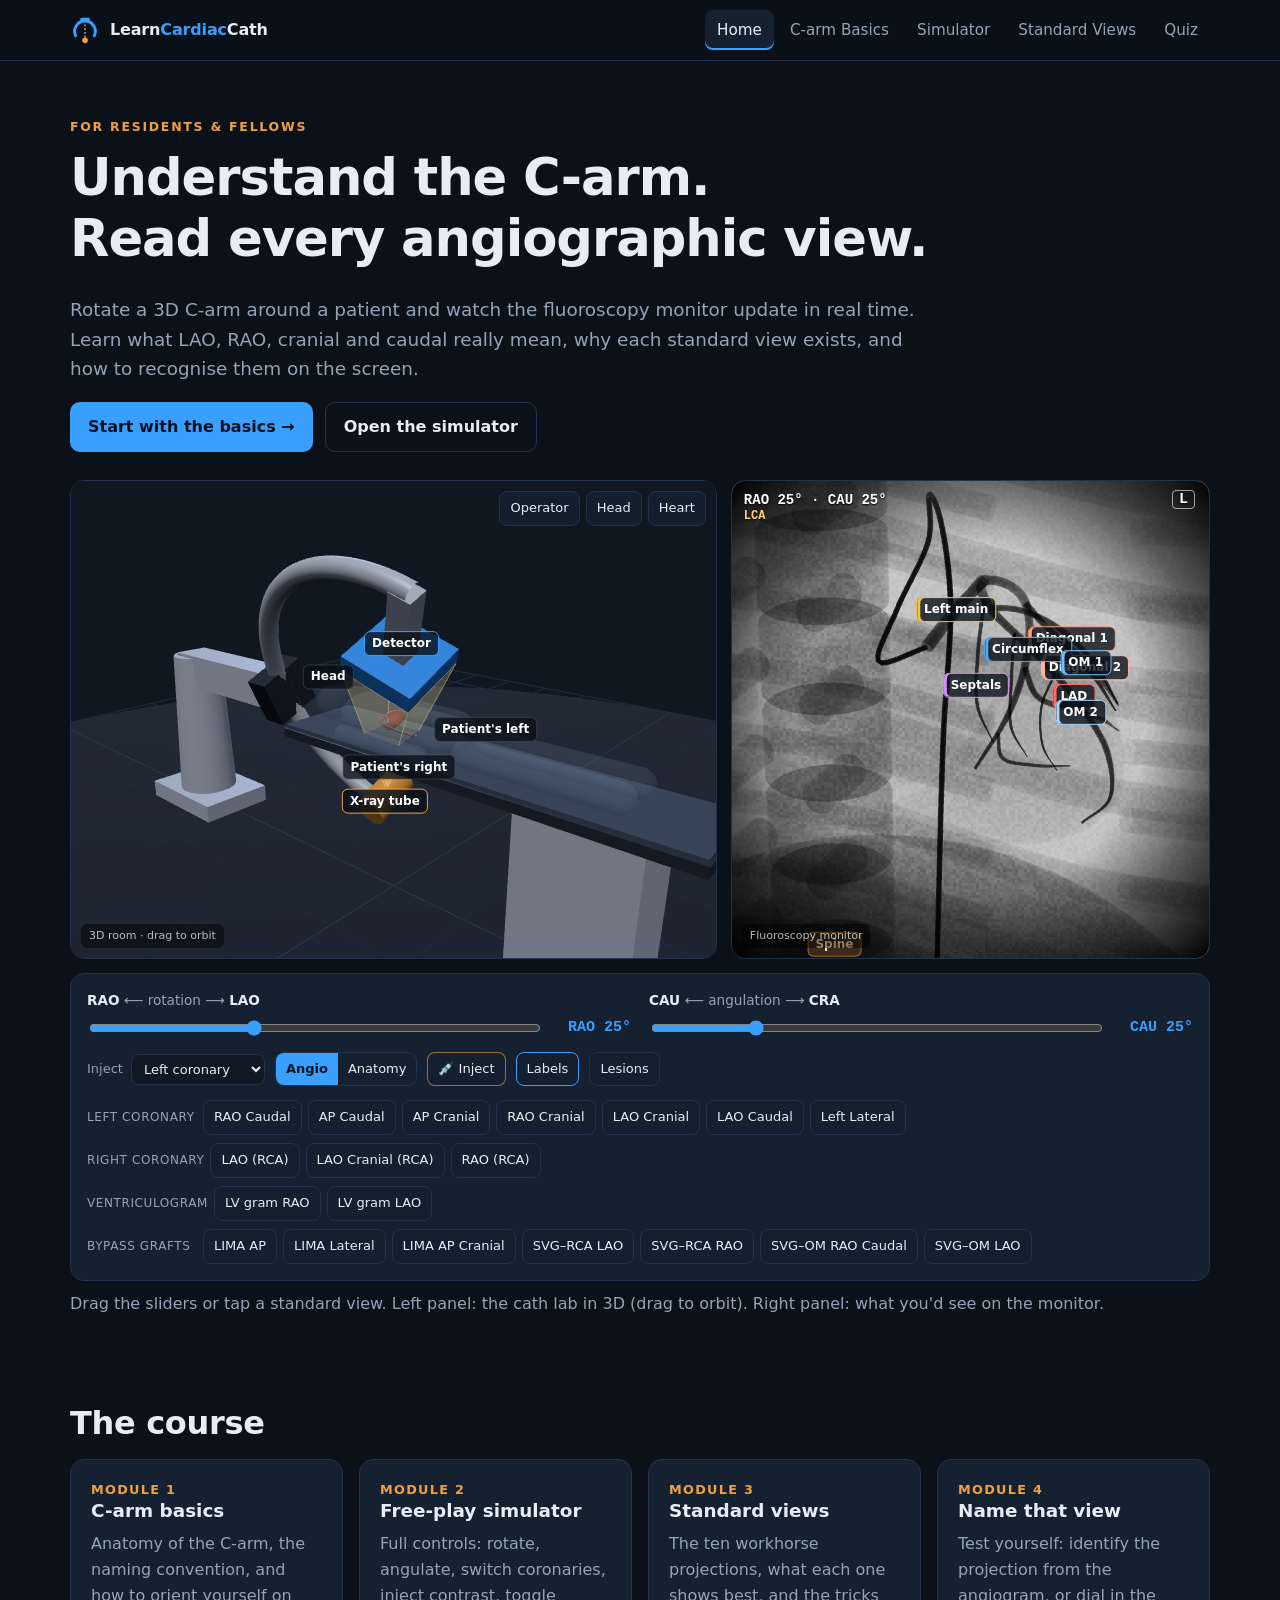
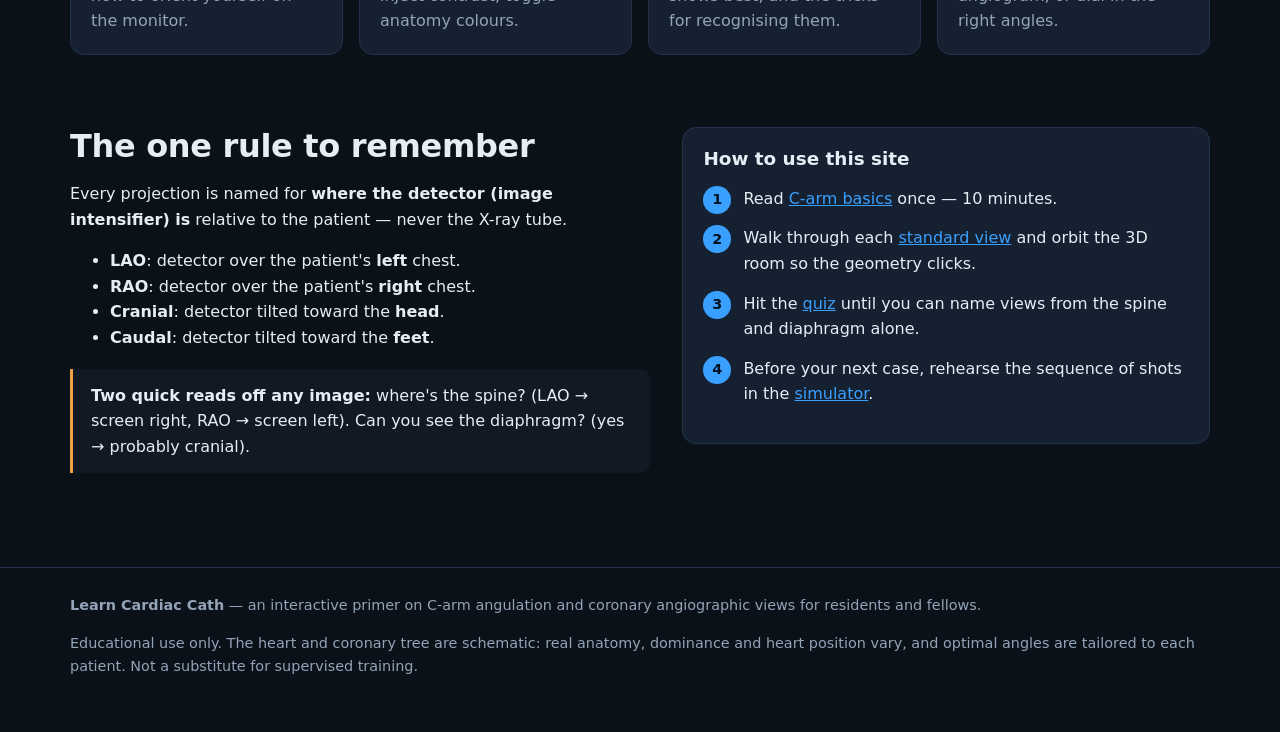
<file: index.html>
<!doctype html>
<html lang="en">
<head>
<title>Learn Cardiac Cath — C-arm angulation & coronary views in 3D</title>
<meta name="description" content="An interactive 3D primer on C-arm angulation and coronary angiographic views for residents and fellows.">
<meta charset="utf-8">
<meta name="viewport" content="width=device-width, initial-scale=1">
<link rel="stylesheet" href="css/style.css">
<link rel="icon" href="data:image/svg+xml,%3Csvg xmlns='http://www.w3.org/2000/svg' viewBox='0 0 32 32'%3E%3Cpath d='M6 22 A11 11 0 1 1 26 22' fill='none' stroke='%233aa0ff' stroke-width='3.5' stroke-linecap='round'/%3E%3Ccircle cx='16' cy='27' r='3.5' fill='%23f0a040'/%3E%3C/svg%3E">
<script type="importmap">{ "imports": { "three": "./vendor/three/three.module.min.js", "three/addons/": "./vendor/three/" } }</script>
<script src="js/site.js" defer></script>
</head>
<body>
<main>
  <section class="hero">
    <div class="wrap">
      <div class="kicker">For residents &amp; fellows</div>
      <h1>Understand the C-arm.<br>Read every angiographic view.</h1>
      <p class="lead">Rotate a 3D C-arm around a patient and watch the fluoroscopy monitor update in real time. Learn what LAO, RAO, cranial and caudal really mean, why each standard view exists, and how to recognise them on the screen.</p>
      <div class="btn-row">
        <a class="btn" href="basics.html">Start with the basics →</a>
        <a class="btn ghost" href="simulator.html">Open the simulator</a>
      </div>
    </div>
  </section>

  <section style="padding-top:0">
    <div class="wrap">
      <div id="hero-lab"></div>
      <p class="muted" style="margin-top:10px">Drag the sliders or tap a standard view. Left panel: the cath lab in 3D (drag to orbit). Right panel: what you'd see on the monitor.</p>
    </div>
  </section>

  <section>
    <div class="wrap">
      <h2>The course</h2>
      <div class="cards">
        <a class="card" href="basics.html"><div class="num">MODULE 1</div><h3>C-arm basics</h3><p>Anatomy of the C-arm, the naming convention, and how to orient yourself on the monitor.</p></a>
        <a class="card" href="simulator.html"><div class="num">MODULE 2</div><h3>Free-play simulator</h3><p>Full controls: rotate, angulate, switch coronaries, inject contrast, toggle anatomy colours.</p></a>
        <a class="card" href="views.html"><div class="num">MODULE 3</div><h3>Standard views</h3><p>The ten workhorse projections, what each one shows best, and the tricks for recognising them.</p></a>
        <a class="card" href="quiz.html"><div class="num">MODULE 4</div><h3>Name that view</h3><p>Test yourself: identify the projection from the angiogram, or dial in the right angles.</p></a>
      </div>
    </div>
  </section>

  <section>
    <div class="wrap two-col">
      <div>
        <h2>The one rule to remember</h2>
        <p>Every projection is named for <b>where the detector (image intensifier) is</b> relative to the patient — never the X-ray tube.</p>
        <ul>
          <li><b>LAO</b>: detector over the patient's <b>left</b> chest.</li>
          <li><b>RAO</b>: detector over the patient's <b>right</b> chest.</li>
          <li><b>Cranial</b>: detector tilted toward the <b>head</b>.</li>
          <li><b>Caudal</b>: detector tilted toward the <b>feet</b>.</li>
        </ul>
        <div class="callout"><b>Two quick reads off any image:</b> where's the spine? (LAO → screen right, RAO → screen left). Can you see the diaphragm? (yes → probably cranial).</div>
      </div>
      <div class="card">
        <h3>How to use this site</h3>
        <ol class="step-list">
          <li>Read <a href="basics.html">C-arm basics</a> once — 10 minutes.</li>
          <li>Walk through each <a href="views.html">standard view</a> and orbit the 3D room so the geometry clicks.</li>
          <li>Hit the <a href="quiz.html">quiz</a> until you can name views from the spine and diaphragm alone.</li>
          <li>Before your next case, rehearse the sequence of shots in the <a href="simulator.html">simulator</a>.</li>
        </ol>
      </div>
    </div>
  </section>
</main>
<script type="module">
  import { createLab } from './js/lab.js';
  createLab(document.getElementById('hero-lab'), { lao: -25, cran: -25, compact: true });
</script>
</body>
</html>
</file>
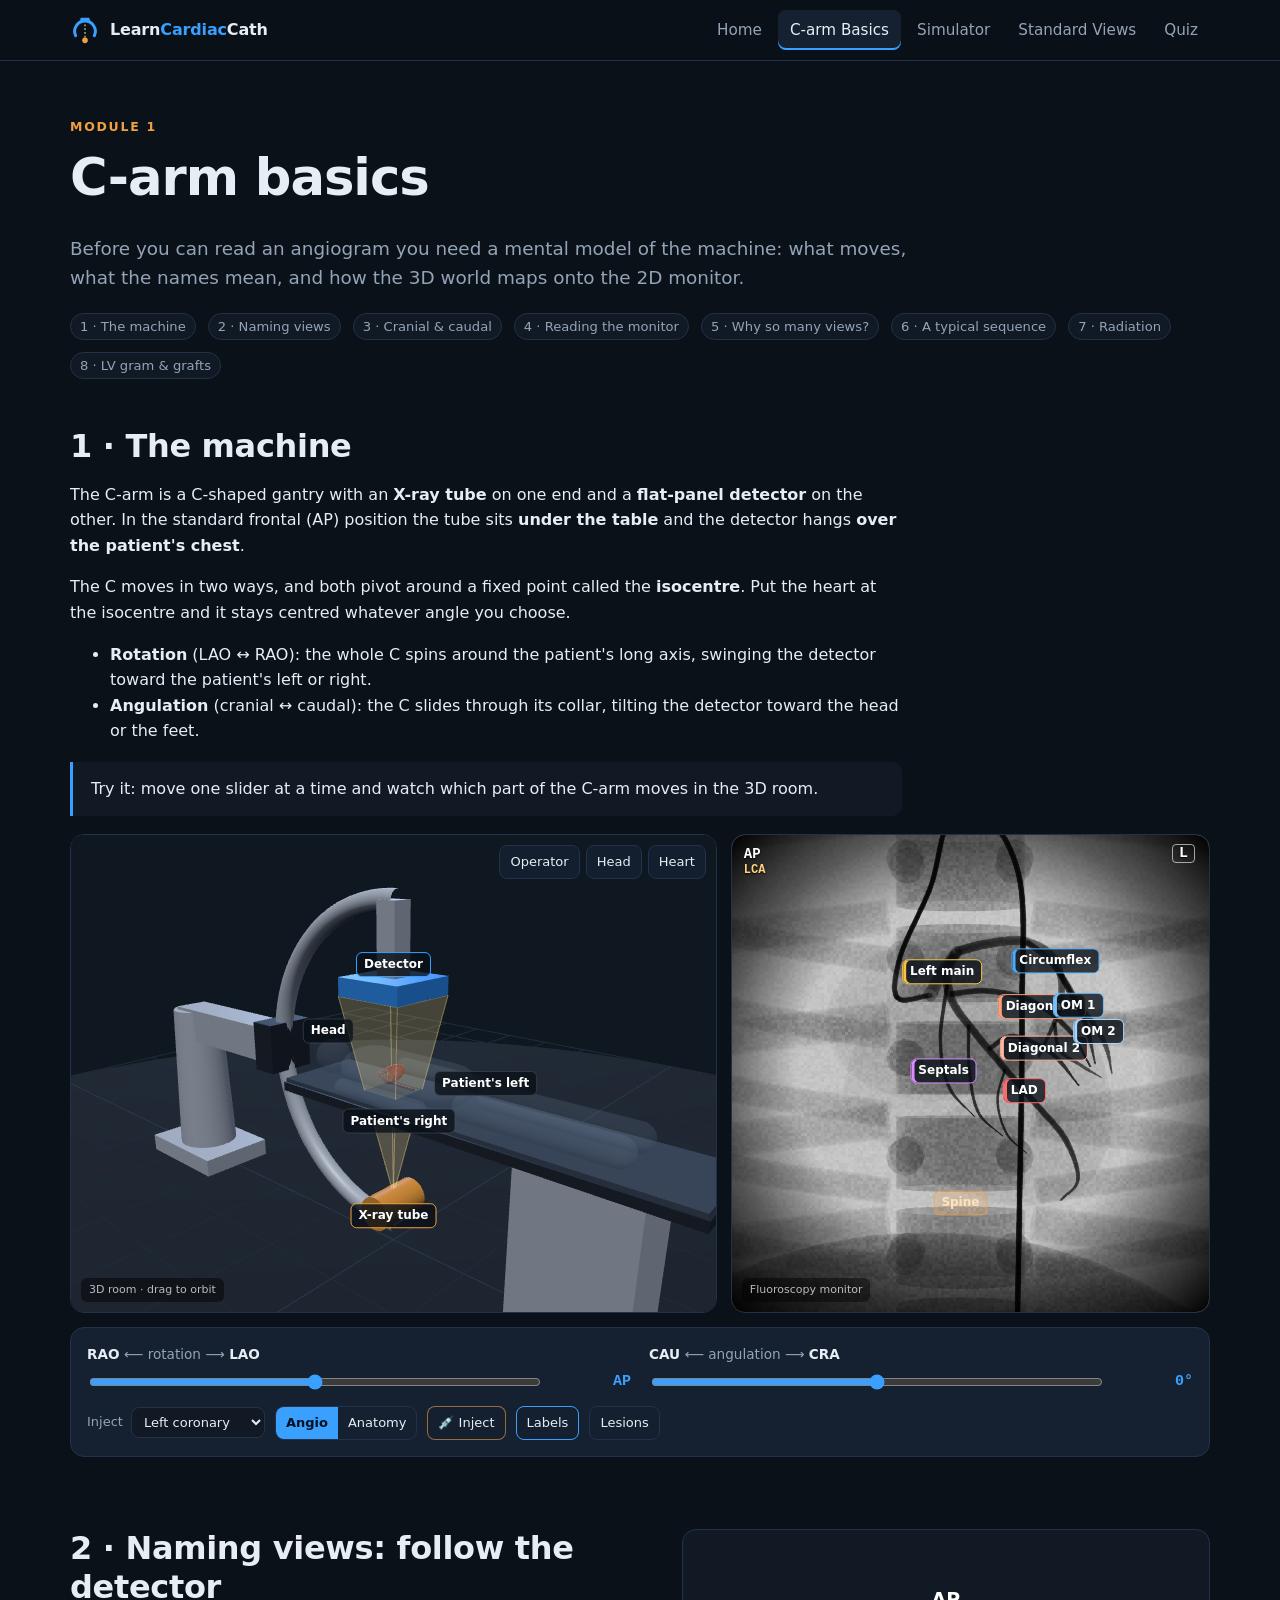
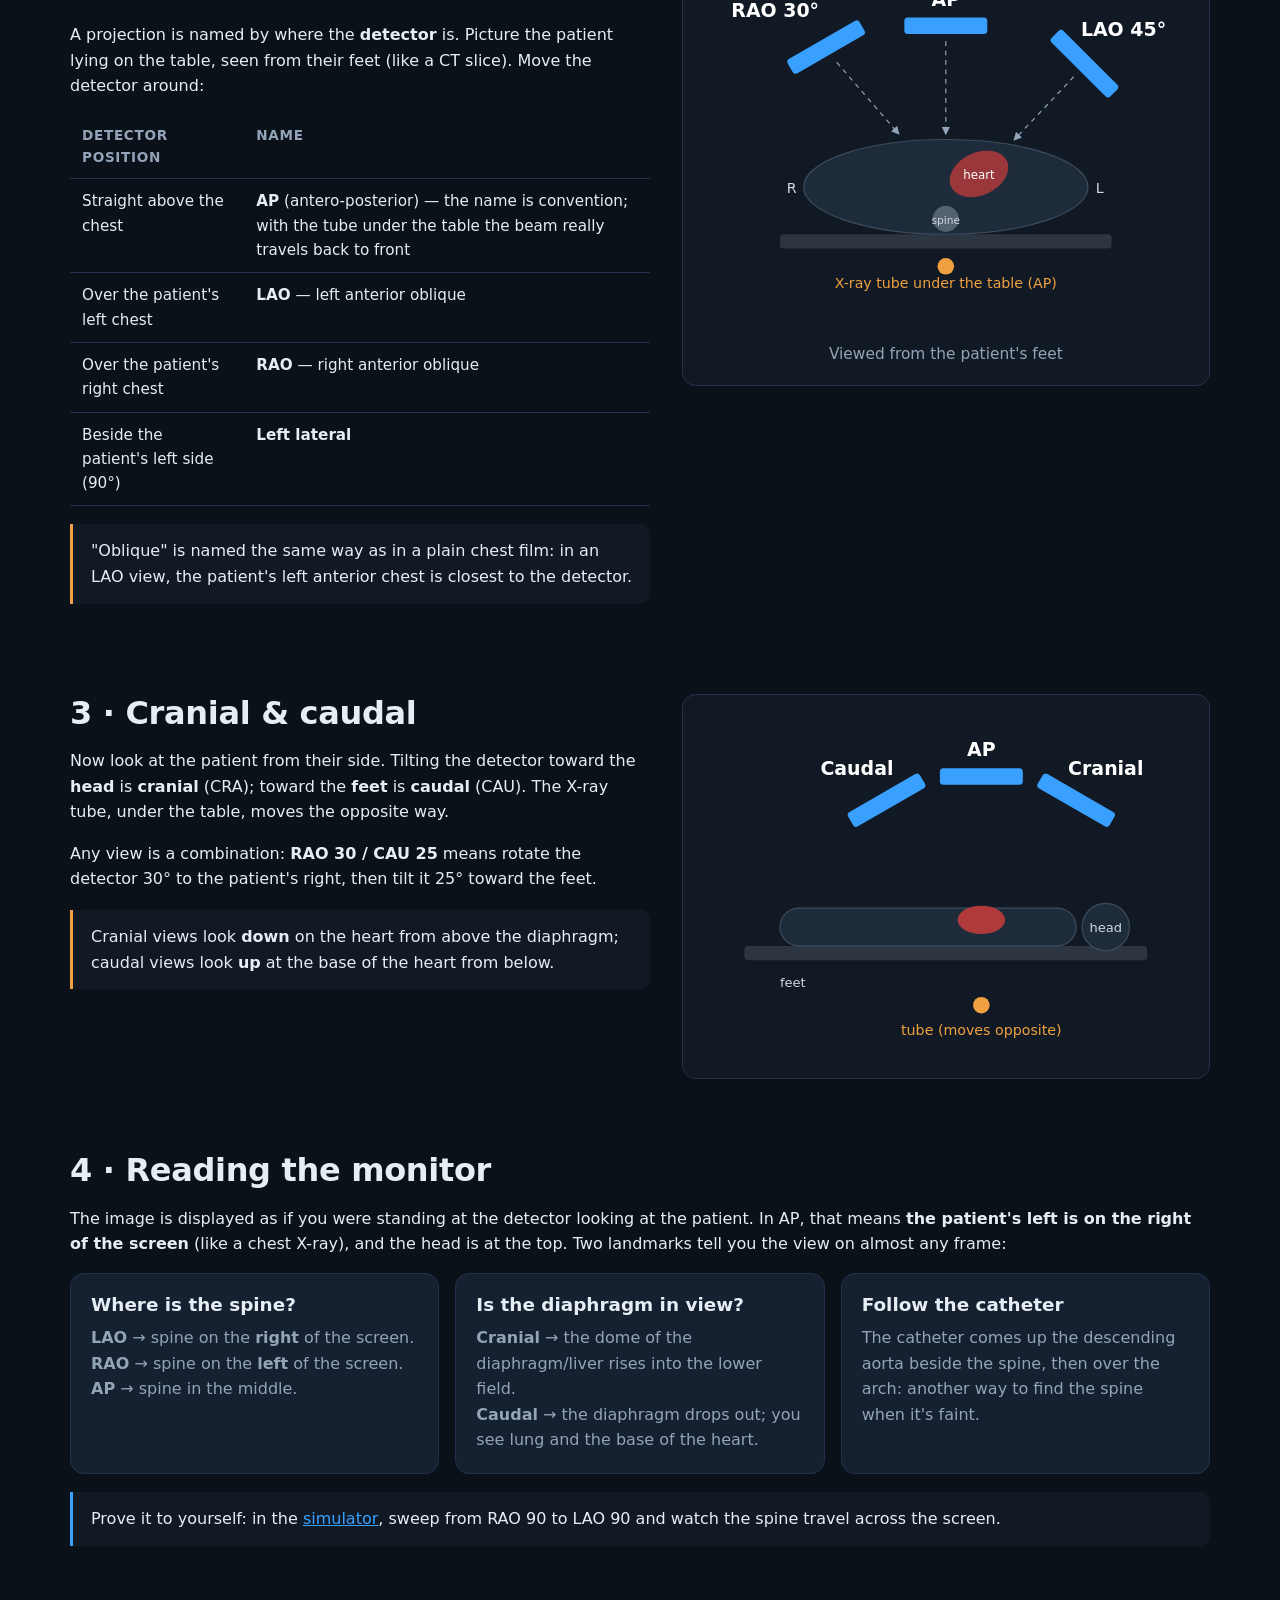
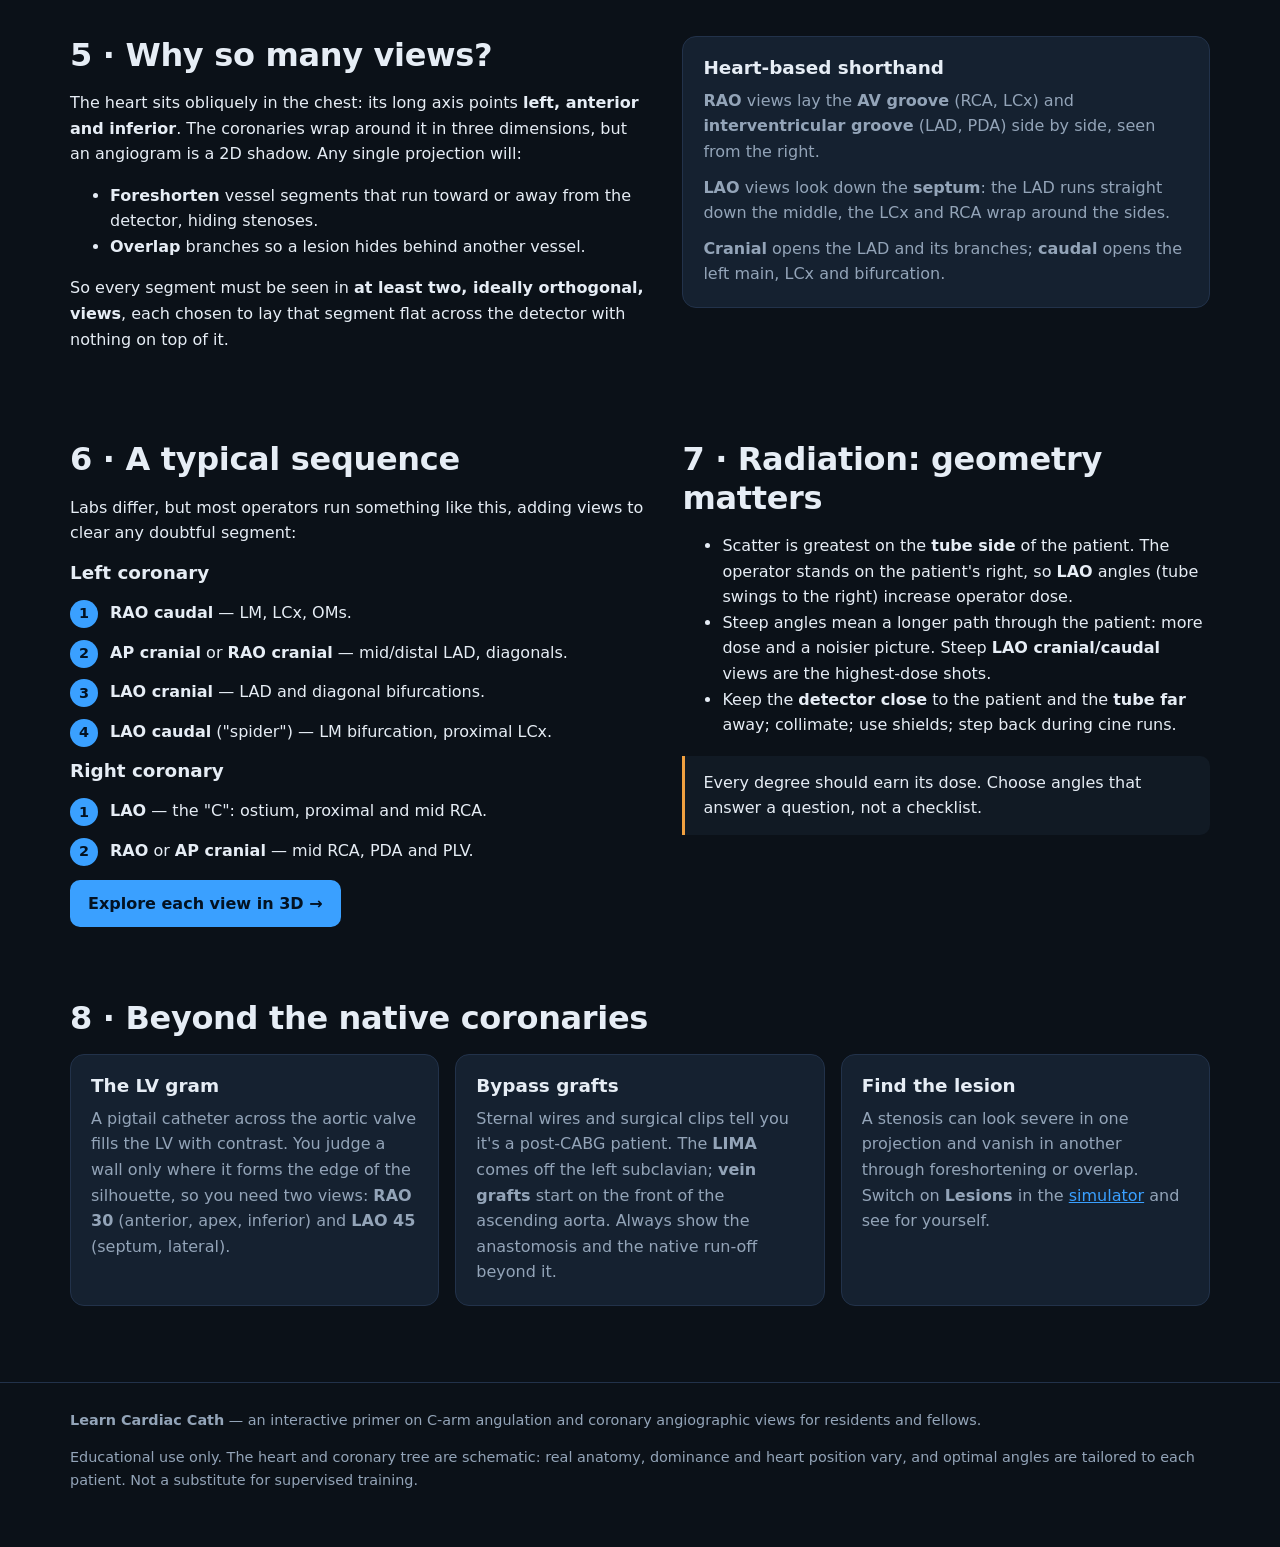
<file: basics.html>
<!doctype html>
<html lang="en">
<head>
<title>C-arm Basics — Learn Cardiac Cath</title>
<meta charset="utf-8">
<meta name="viewport" content="width=device-width, initial-scale=1">
<link rel="stylesheet" href="css/style.css">
<link rel="icon" href="data:image/svg+xml,%3Csvg xmlns='http://www.w3.org/2000/svg' viewBox='0 0 32 32'%3E%3Cpath d='M6 22 A11 11 0 1 1 26 22' fill='none' stroke='%233aa0ff' stroke-width='3.5' stroke-linecap='round'/%3E%3Ccircle cx='16' cy='27' r='3.5' fill='%23f0a040'/%3E%3C/svg%3E">
<script type="importmap">{ "imports": { "three": "./vendor/three/three.module.min.js", "three/addons/": "./vendor/three/" } }</script>
<script src="js/site.js" defer></script>
</head>
<body>
<main>
  <section class="hero" style="padding-bottom:10px">
    <div class="wrap">
      <div class="kicker">Module 1</div>
      <h1>C-arm basics</h1>
      <p class="lead">Before you can read an angiogram you need a mental model of the machine: what moves, what the names mean, and how the 3D world maps onto the 2D monitor.</p>
      <nav class="anchor-nav">
        <a class="pill" href="#machine">1 · The machine</a>
        <a class="pill" href="#naming">2 · Naming views</a>
        <a class="pill" href="#cranial">3 · Cranial &amp; caudal</a>
        <a class="pill" href="#monitor">4 · Reading the monitor</a>
        <a class="pill" href="#why">5 · Why so many views?</a>
        <a class="pill" href="#sequence">6 · A typical sequence</a>
        <a class="pill" href="#radiation">7 · Radiation</a>
        <a class="pill" href="#beyond">8 · LV gram &amp; grafts</a>
      </nav>
    </div>
  </section>

  <section id="machine">
    <div class="wrap">
      <h2>1 · The machine</h2>
      <div>
        <div style="max-width:52em">
          <p>The C-arm is a C-shaped gantry with an <b>X-ray tube</b> on one end and a <b>flat-panel detector</b> on the other. In the standard frontal (AP) position the tube sits <b>under the table</b> and the detector hangs <b>over the patient's chest</b>.</p>
          <p>The C moves in two ways, and both pivot around a fixed point called the <b>isocentre</b>. Put the heart at the isocentre and it stays centred whatever angle you choose.</p>
          <ul>
            <li><b>Rotation</b> (LAO ↔ RAO): the whole C spins around the patient's long axis, swinging the detector toward the patient's left or right.</li>
            <li><b>Angulation</b> (cranial ↔ caudal): the C slides through its collar, tilting the detector toward the head or the feet.</li>
          </ul>
          <div class="callout blue">Try it: move one slider at a time and watch which part of the C-arm moves in the 3D room.</div>
        </div>
        <div id="lab-basics" style="margin-top:16px"></div>
      </div>
    </div>
  </section>

  <section id="naming">
    <div class="wrap two-col">
      <div>
        <h2>2 · Naming views: follow the detector</h2>
        <p>A projection is named by where the <b>detector</b> is. Picture the patient lying on the table, seen from their feet (like a CT slice). Move the detector around:</p>
        <table class="ref">
          <tr><th>Detector position</th><th>Name</th></tr>
          <tr><td>Straight above the chest</td><td><b>AP</b> (antero-posterior) — the name is convention; with the tube under the table the beam really travels back to front</td></tr>
          <tr><td>Over the patient's left chest</td><td><b>LAO</b> — left anterior oblique</td></tr>
          <tr><td>Over the patient's right chest</td><td><b>RAO</b> — right anterior oblique</td></tr>
          <tr><td>Beside the patient's left side (90°)</td><td><b>Left lateral</b></td></tr>
        </table>
        <div class="callout">"Oblique" is named the same way as in a plain chest film: in an LAO view, the patient's left anterior chest is closest to the detector.</div>
      </div>
      <div class="diagram">
        <svg viewBox="0 0 420 360" role="img" aria-label="Cross-section from the feet showing AP, LAO and RAO detector positions">
          <defs><marker id="ar" viewBox="0 0 10 10" refX="8" refY="5" markerWidth="7" markerHeight="7" orient="auto"><path d="M0 0L10 5L0 10z" fill="#93a4b8"/></marker></defs>
          <text x="210" y="350" text-anchor="middle" fill="#93a4b8" font-size="13">Viewed from the patient's feet</text>
          <rect x="70" y="245" width="280" height="12" rx="3" fill="#2c3540"/>
          <ellipse cx="210" cy="205" rx="120" ry="40" fill="#1d2b3b" stroke="#3d4b5c"/>
          <circle cx="210" cy="232" r="11" fill="#556270"/>
          <text x="210" y="236" text-anchor="middle" fill="#cfd8e3" font-size="9">spine</text>
          <ellipse cx="238" cy="194" rx="26" ry="18" fill="#b03a3a" opacity=".85" transform="rotate(-25 238 194)"/>
          <text x="238" y="198" text-anchor="middle" fill="#fff" font-size="10">heart</text>
          <text x="80" y="210" text-anchor="middle" fill="#cfd8e3" font-size="12">R</text>
          <text x="340" y="210" text-anchor="middle" fill="#cfd8e3" font-size="12">L</text>
          <text x="210" y="290" text-anchor="middle" fill="#f0a040" font-size="12">X-ray tube under the table (AP)</text>
          <circle cx="210" cy="272" r="7" fill="#f0a040"/>
          <g fill="#3aa0ff">
            <rect x="175" y="62" width="70" height="14" rx="3"/>
            <rect x="292" y="94" width="70" height="14" rx="3" transform="rotate(45 327 101)"/>
            <rect x="74" y="80" width="70" height="14" rx="3" transform="rotate(-30 109 87)"/>
          </g>
          <text x="210" y="52" text-anchor="middle" fill="#fff" font-weight="700">AP</text>
          <text x="360" y="78" text-anchor="middle" fill="#fff" font-weight="700">LAO 45°</text>
          <text x="66" y="62" text-anchor="middle" fill="#fff" font-weight="700">RAO 30°</text>
          <path d="M210 82 L210 160" stroke="#93a4b8" stroke-dasharray="4 4" marker-end="url(#ar)"/>
          <path d="M318 112 L268 165" stroke="#93a4b8" stroke-dasharray="4 4" marker-end="url(#ar)"/>
          <path d="M118 100 L170 160" stroke="#93a4b8" stroke-dasharray="4 4" marker-end="url(#ar)"/>
        </svg>
      </div>
    </div>
  </section>

  <section id="cranial">
    <div class="wrap two-col">
      <div>
        <h2>3 · Cranial &amp; caudal</h2>
        <p>Now look at the patient from their side. Tilting the detector toward the <b>head</b> is <b>cranial</b> (CRA); toward the <b>feet</b> is <b>caudal</b> (CAU). The X-ray tube, under the table, moves the opposite way.</p>
        <p>Any view is a combination: <b>RAO 30 / CAU 25</b> means rotate the detector 30° to the patient's right, then tilt it 25° toward the feet.</p>
        <div class="callout">Cranial views look <b>down</b> on the heart from above the diaphragm; caudal views look <b>up</b> at the base of the heart from below.</div>
      </div>
      <div class="diagram">
        <svg viewBox="0 0 420 300" role="img" aria-label="Side view showing cranial and caudal detector tilt">
          <rect x="40" y="200" width="340" height="12" rx="3" fill="#2c3540"/>
          <rect x="70" y="168" width="250" height="32" rx="16" fill="#1d2b3b" stroke="#3d4b5c"/>
          <circle cx="345" cy="184" r="20" fill="#1d2b3b" stroke="#3d4b5c"/>
          <text x="345" y="188" text-anchor="middle" fill="#cfd8e3" font-size="11">head</text>
          <text x="70" y="235" fill="#cfd8e3" font-size="11">feet</text>
          <ellipse cx="240" cy="178" rx="20" ry="12" fill="#b03a3a"/>
          <g fill="#3aa0ff">
            <rect x="205" y="50" width="70" height="14" rx="3"/>
            <rect x="285" y="70" width="70" height="14" rx="3" transform="rotate(30 320 77)"/>
            <rect x="125" y="70" width="70" height="14" rx="3" transform="rotate(-30 160 77)"/>
          </g>
          <text x="240" y="40" text-anchor="middle" fill="#fff" font-weight="700">AP</text>
          <text x="345" y="56" text-anchor="middle" fill="#fff" font-weight="700">Cranial</text>
          <text x="135" y="56" text-anchor="middle" fill="#fff" font-weight="700">Caudal</text>
          <circle cx="240" cy="250" r="7" fill="#f0a040"/>
          <text x="240" y="275" text-anchor="middle" fill="#f0a040" font-size="12">tube (moves opposite)</text>
        </svg>
      </div>
    </div>
  </section>

  <section id="monitor">
    <div class="wrap">
      <h2>4 · Reading the monitor</h2>
      <p>The image is displayed as if you were standing at the detector looking at the patient. In AP, that means <b>the patient's left is on the right of the screen</b> (like a chest X-ray), and the head is at the top. Two landmarks tell you the view on almost any frame:</p>
      <div class="cards">
        <div class="card"><h3>Where is the spine?</h3><p><b>LAO</b> → spine on the <b>right</b> of the screen.<br><b>RAO</b> → spine on the <b>left</b> of the screen.<br><b>AP</b> → spine in the middle.</p></div>
        <div class="card"><h3>Is the diaphragm in view?</h3><p><b>Cranial</b> → the dome of the diaphragm/liver rises into the lower field.<br><b>Caudal</b> → the diaphragm drops out; you see lung and the base of the heart.</p></div>
        <div class="card"><h3>Follow the catheter</h3><p>The catheter comes up the descending aorta beside the spine, then over the arch: another way to find the spine when it's faint.</p></div>
      </div>
      <div class="callout blue">Prove it to yourself: in the <a href="simulator.html">simulator</a>, sweep from RAO 90 to LAO 90 and watch the spine travel across the screen.</div>
    </div>
  </section>

  <section id="why">
    <div class="wrap two-col">
      <div>
        <h2>5 · Why so many views?</h2>
        <p>The heart sits obliquely in the chest: its long axis points <b>left, anterior and inferior</b>. The coronaries wrap around it in three dimensions, but an angiogram is a 2D shadow. Any single projection will:</p>
        <ul>
          <li><b>Foreshorten</b> vessel segments that run toward or away from the detector, hiding stenoses.</li>
          <li><b>Overlap</b> branches so a lesion hides behind another vessel.</li>
        </ul>
        <p>So every segment must be seen in <b>at least two, ideally orthogonal, views</b>, each chosen to lay that segment flat across the detector with nothing on top of it.</p>
      </div>
      <div class="card">
        <h3>Heart-based shorthand</h3>
        <p><b>RAO</b> views lay the <b>AV groove</b> (RCA, LCx) and <b>interventricular groove</b> (LAD, PDA) side by side, seen from the right.</p>
        <p style="margin-top:10px"><b>LAO</b> views look down the <b>septum</b>: the LAD runs straight down the middle, the LCx and RCA wrap around the sides.</p>
        <p style="margin-top:10px"><b>Cranial</b> opens the LAD and its branches; <b>caudal</b> opens the left main, LCx and bifurcation.</p>
      </div>
    </div>
  </section>

  <section id="sequence">
    <div class="wrap two-col">
      <div>
        <h2>6 · A typical sequence</h2>
        <p>Labs differ, but most operators run something like this, adding views to clear any doubtful segment:</p>
        <h3>Left coronary</h3>
        <ol class="step-list">
          <li><b>RAO caudal</b> — LM, LCx, OMs.</li>
          <li><b>AP cranial</b> or <b>RAO cranial</b> — mid/distal LAD, diagonals.</li>
          <li><b>LAO cranial</b> — LAD and diagonal bifurcations.</li>
          <li><b>LAO caudal</b> ("spider") — LM bifurcation, proximal LCx.</li>
        </ol>
        <h3>Right coronary</h3>
        <ol class="step-list">
          <li><b>LAO</b> — the "C": ostium, proximal and mid RCA.</li>
          <li><b>RAO</b> or <b>AP cranial</b> — mid RCA, PDA and PLV.</li>
        </ol>
        <a class="btn" href="views.html">Explore each view in 3D →</a>
      </div>
      <div id="radiation">
        <h2>7 · Radiation: geometry matters</h2>
        <ul>
          <li>Scatter is greatest on the <b>tube side</b> of the patient. The operator stands on the patient's right, so <b>LAO</b> angles (tube swings to the right) increase operator dose.</li>
          <li>Steep angles mean a longer path through the patient: more dose and a noisier picture. Steep <b>LAO cranial/caudal</b> views are the highest-dose shots.</li>
          <li>Keep the <b>detector close</b> to the patient and the <b>tube far</b> away; collimate; use shields; step back during cine runs.</li>
        </ul>
        <div class="callout">Every degree should earn its dose. Choose angles that answer a question, not a checklist.</div>
      </div>
    </div>
  </section>

  <section id="beyond">
    <div class="wrap">
      <h2>8 · Beyond the native coronaries</h2>
      <div class="cards">
        <div class="card"><h3>The LV gram</h3><p>A pigtail catheter across the aortic valve fills the LV with contrast. You judge a wall only where it forms the edge of the silhouette, so you need two views: <b>RAO 30</b> (anterior, apex, inferior) and <b>LAO 45</b> (septum, lateral).</p></div>
        <div class="card"><h3>Bypass grafts</h3><p>Sternal wires and surgical clips tell you it's a post-CABG patient. The <b>LIMA</b> comes off the left subclavian; <b>vein grafts</b> start on the front of the ascending aorta. Always show the anastomosis and the native run-off beyond it.</p></div>
        <div class="card"><h3>Find the lesion</h3><p>A stenosis can look severe in one projection and vanish in another through foreshortening or overlap. Switch on <b>Lesions</b> in the <a href="simulator.html">simulator</a> and see for yourself.</p></div>
      </div>
    </div>
  </section>
</main>
<script type="module">
  import { createLab } from './js/lab.js';
  createLab(document.getElementById('lab-basics'), { lao: 0, cran: 0, presets: false, compact: true });
</script>
</body>
</html>
</file>
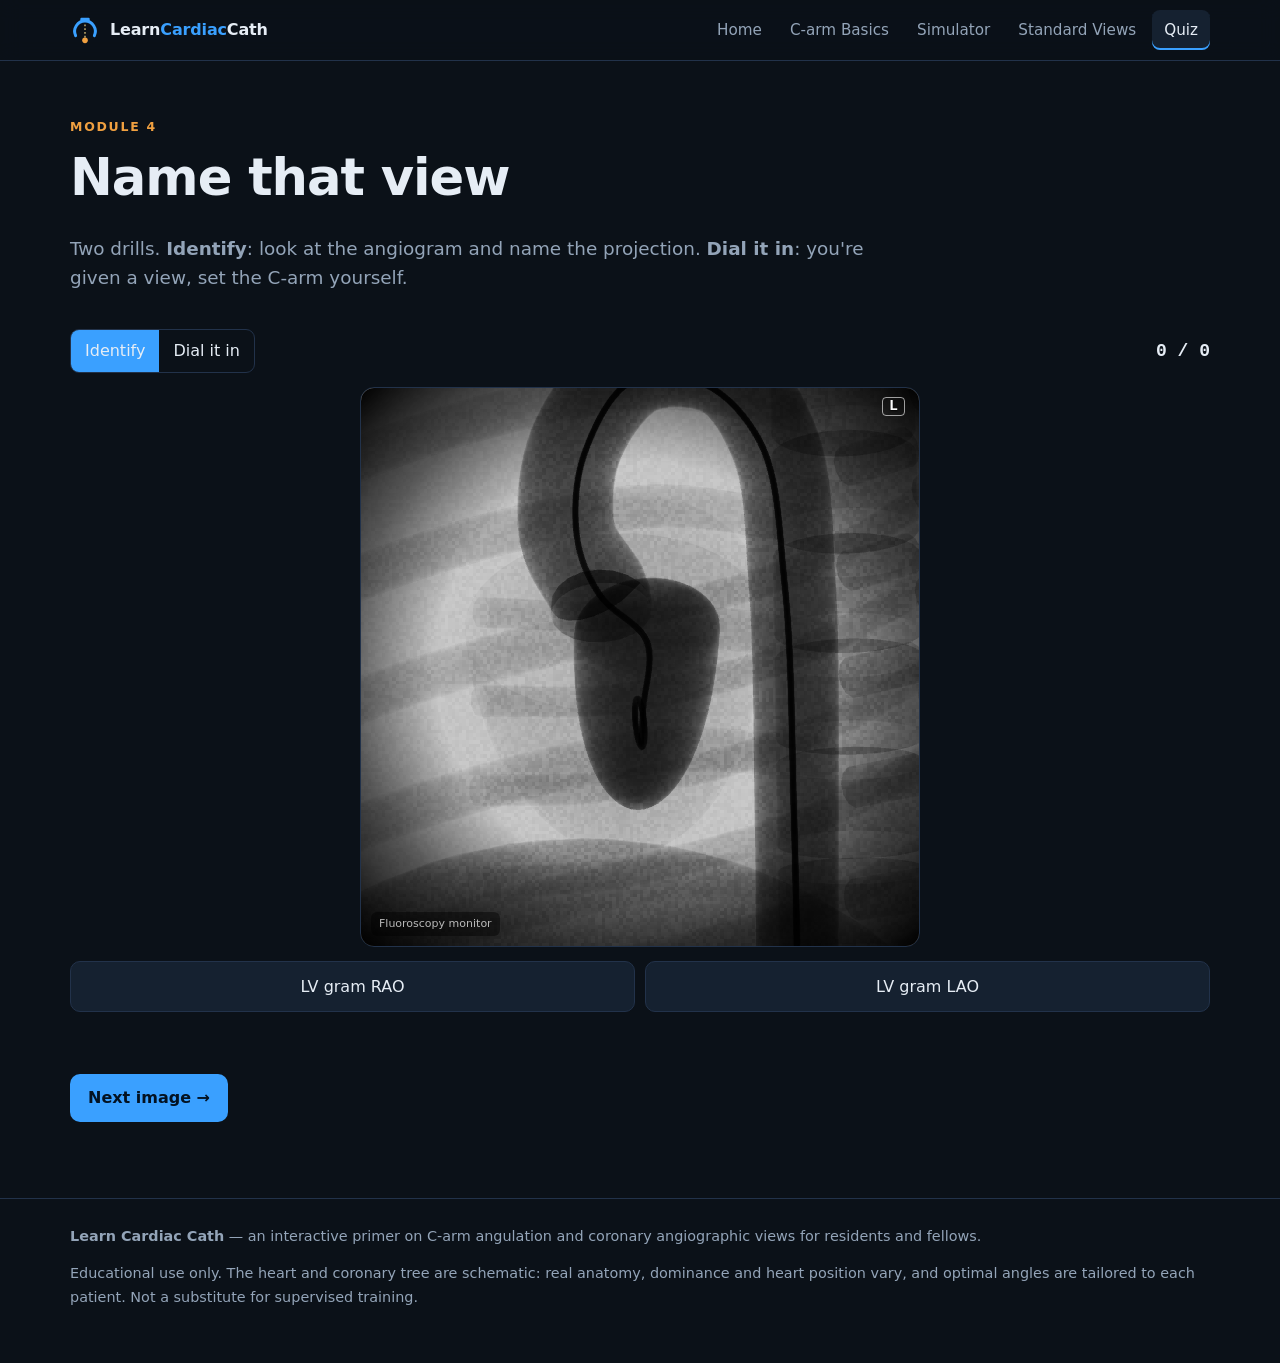
<file: quiz.html>
<!doctype html>
<html lang="en">
<head>
<title>Quiz — Learn Cardiac Cath</title>
<meta charset="utf-8">
<meta name="viewport" content="width=device-width, initial-scale=1">
<link rel="stylesheet" href="css/style.css">
<link rel="icon" href="data:image/svg+xml,%3Csvg xmlns='http://www.w3.org/2000/svg' viewBox='0 0 32 32'%3E%3Cpath d='M6 22 A11 11 0 1 1 26 22' fill='none' stroke='%233aa0ff' stroke-width='3.5' stroke-linecap='round'/%3E%3Ccircle cx='16' cy='27' r='3.5' fill='%23f0a040'/%3E%3C/svg%3E">
<script type="importmap">{ "imports": { "three": "./vendor/three/three.module.min.js", "three/addons/": "./vendor/three/" } }</script>
<script src="js/site.js" defer></script>
</head>
<body>
<main>
  <section class="hero" style="padding-bottom:18px">
    <div class="wrap">
      <div class="kicker">Module 4</div>
      <h1>Name that view</h1>
      <p class="lead">Two drills. <b>Identify</b>: look at the angiogram and name the projection. <b>Dial it in</b>: you're given a view, set the C-arm yourself.</p>
    </div>
  </section>
  <section style="padding-top:0">
    <div class="wrap">
      <div class="quiz-top">
        <div class="seg quiz-modes" role="group" aria-label="Quiz mode">
          <button class="btn-mode on" data-q="identify" style="font:inherit;padding:8px 14px;color:inherit;cursor:pointer">Identify</button>
          <button class="btn-mode" data-q="dial" style="font:inherit;padding:8px 14px;color:inherit;cursor:pointer">Dial it in</button>
        </div>
        <div class="score" id="score">0 / 0</div>
      </div>
      <div id="q-identify">
        <div id="lab-id"></div>
        <div class="choices" id="choices"></div>
        <div class="feedback" id="fb-id"></div>
        <button class="btn" id="next-id">Next image →</button>
      </div>
      <div id="q-dial" hidden>
        <h2 id="dial-target"></h2>
        <p class="muted" id="dial-sub"></p>
        <div id="lab-dial"></div>
        <div class="btn-row"><button class="btn" id="check-dial">Check my angles</button><button class="btn ghost" id="next-dial">New target →</button></div>
        <div class="feedback" id="fb-dial"></div>
      </div>
    </div>
  </section>
</main>
<script type="module">
  import { createLab } from './js/lab.js';
  import { VIEWS, formatAngles } from './js/views-data.js';
  import { TARGETS } from './js/anatomy.js';
  const $ = (id) => document.getElementById(id);
  let right = 0, total = 0;
  const score = () => ($('score').textContent = `${right} / ${total}`);
  const pick = (arr, n) => arr.slice().sort(() => Math.random() - 0.5).slice(0, n);

  // ---- identify ----
  const labId = createLab($('lab-id'), { room: false, controls: false, readout: false, labels: false, lao: 0, cran: 0 });
  let current;
  function nextId() {
    current = VIEWS[Math.floor(Math.random() * VIEWS.length)];
    // small jitter so the image isn't always pixel-identical
    const j = () => Math.round((Math.random() - 0.5) * 8);
    labId.setSystem(current.sys); labId.setLabels(false); labId.setReadout(false);
    labId.setAngles(current.lao + j(), current.cran + j(), false);
    const opts = pick(VIEWS.filter((v) => v !== current && v.group === current.group), 3).concat(current).sort(() => Math.random() - 0.5);
    $('choices').innerHTML = '';
    $('fb-id').textContent = '';
    for (const v of opts) {
      const b = document.createElement('button');
      b.textContent = v.name;
      b.addEventListener('click', () => answer(b, v));
      $('choices').appendChild(b);
    }
    setTimeout(() => labId.inject(), 300);
  }
  function answer(btn, v) {
    total++;
    const ok = v === current;
    if (ok) right++;
    [...$('choices').children].forEach((b) => { b.disabled = true; if (b.textContent === current.name) b.classList.add('right'); });
    if (!ok) btn.classList.add('wrong');
    $('fb-id').innerHTML = (ok ? '<b style="color:var(--good)">Correct.</b> ' : `<b style="color:var(--bad)">Not quite</b> — this is <b>${current.name}</b>. `) +
      `${formatAngles(current.lao, current.cran)}: ${current.tips[0]}`;
    labId.setLabels(true); labId.setReadout(true);
    score();
  }
  $('next-id').addEventListener('click', nextId);

  // ---- dial ----
  const labDial = createLab($('lab-dial'), { presets: false, readout: true, lao: 0, cran: 0, compact: true });
  let target;
  function nextDial() {
    target = VIEWS[Math.floor(Math.random() * VIEWS.length)];
    $('dial-target').textContent = `Set up: ${target.name}`;
    $('dial-sub').textContent = `${target.nickname} — ${TARGETS[target.sys].name}. Get within ±10° on both axes.`;
    $('fb-dial').textContent = '';
    labDial.setSystem(target.sys); labDial.setAngles(0, 0, true);
  }
  $('check-dial').addEventListener('click', () => {
    const { lao, cran } = labDial.getAngles();
    const dl = lao - target.lao, dc = cran - target.cran;
    const ok = Math.abs(dl) <= 10 && Math.abs(dc) <= 10;
    total++; if (ok) right++; score();
    const hint = [];
    if (Math.abs(dl) > 10) hint.push(dl > 0 ? 'rotate further toward RAO' : 'rotate further toward LAO');
    if (Math.abs(dc) > 10) hint.push(dc > 0 ? 'more caudal' : 'more cranial');
    $('fb-dial').innerHTML = ok
      ? `<b style="color:var(--good)">Nice.</b> You set ${formatAngles(lao, cran)}; textbook is ${formatAngles(target.lao, target.cran)}.`
      : `<b style="color:var(--bad)">Not yet</b> — ${hint.join(' and ')}. (You: ${formatAngles(lao, cran)})`;
  });
  $('next-dial').addEventListener('click', nextDial);

  document.querySelectorAll('.btn-mode').forEach((b) => b.addEventListener('click', () => {
    document.querySelectorAll('.btn-mode').forEach((x) => x.classList.toggle('on', x === b));
    $('q-identify').hidden = b.dataset.q !== 'identify';
    $('q-dial').hidden = b.dataset.q !== 'dial';
  }));
  nextId(); nextDial(); score();
</script>
</body>
</html>
</file>
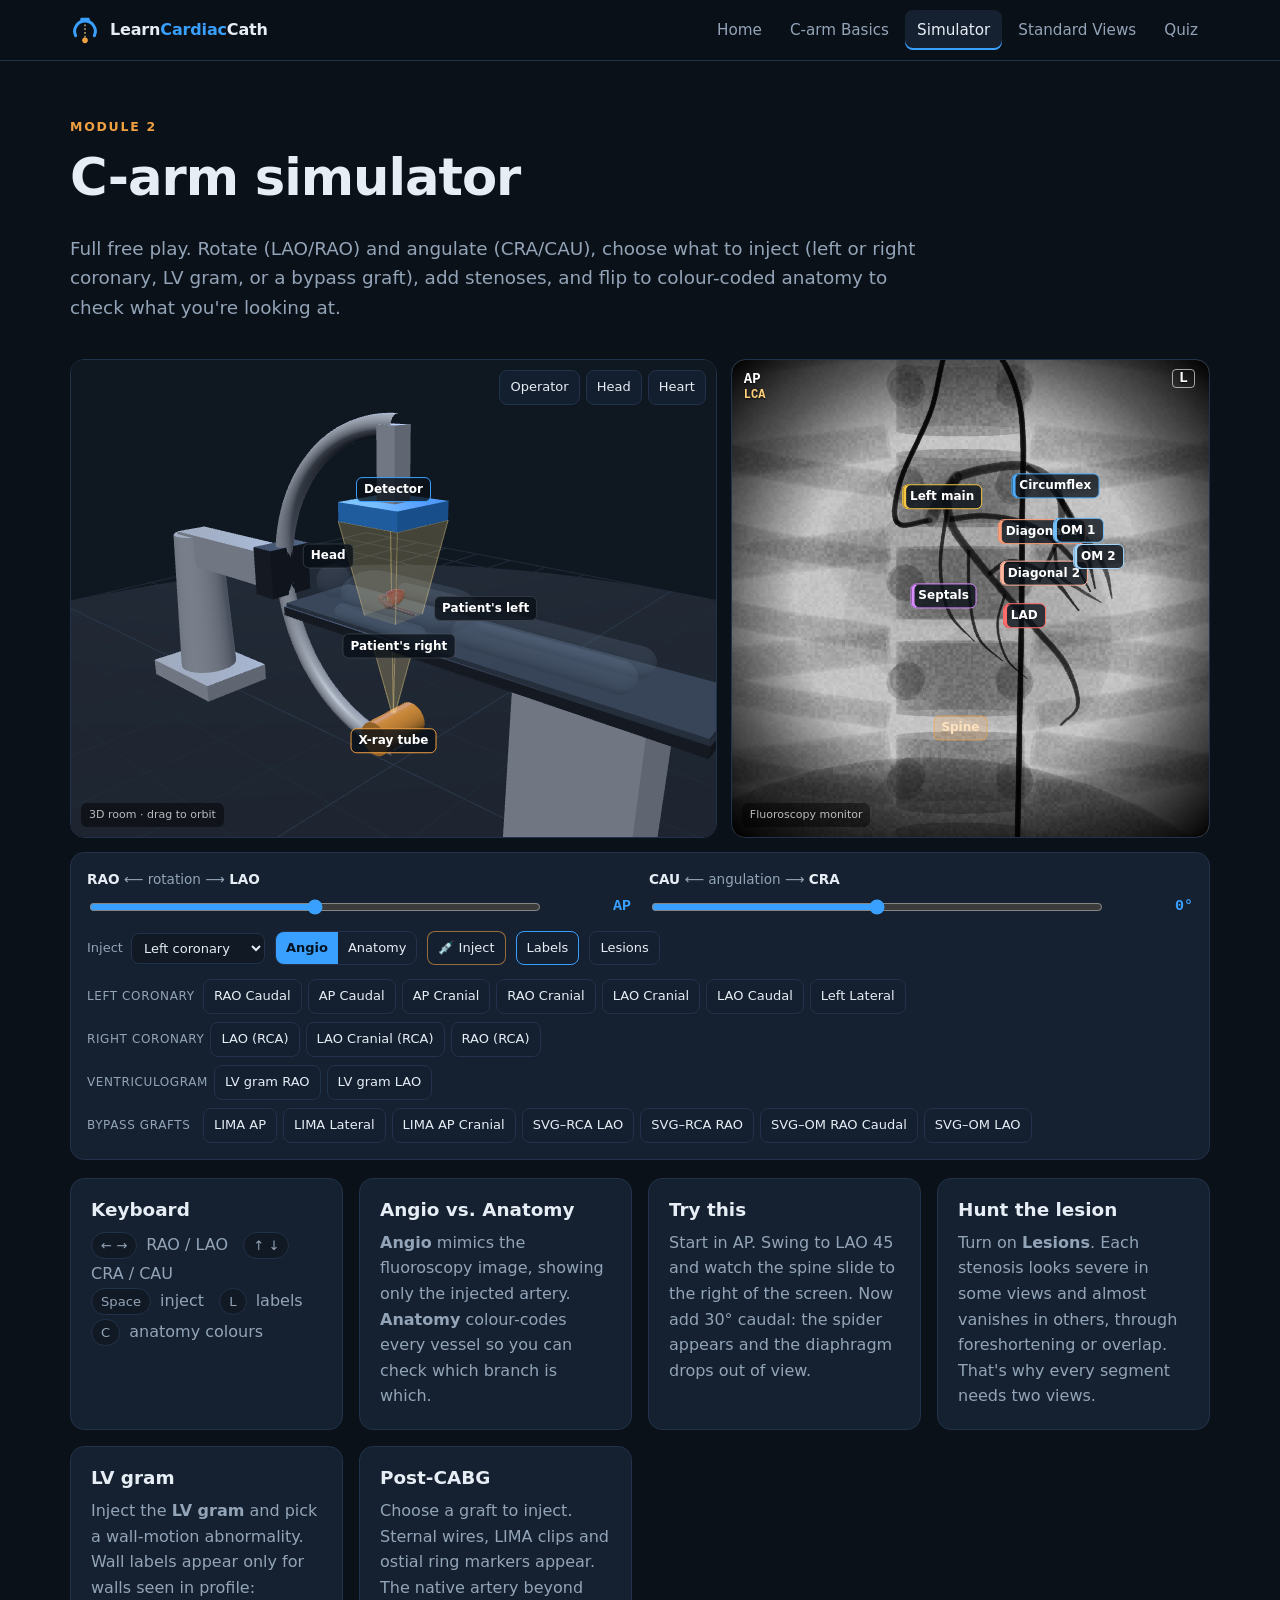
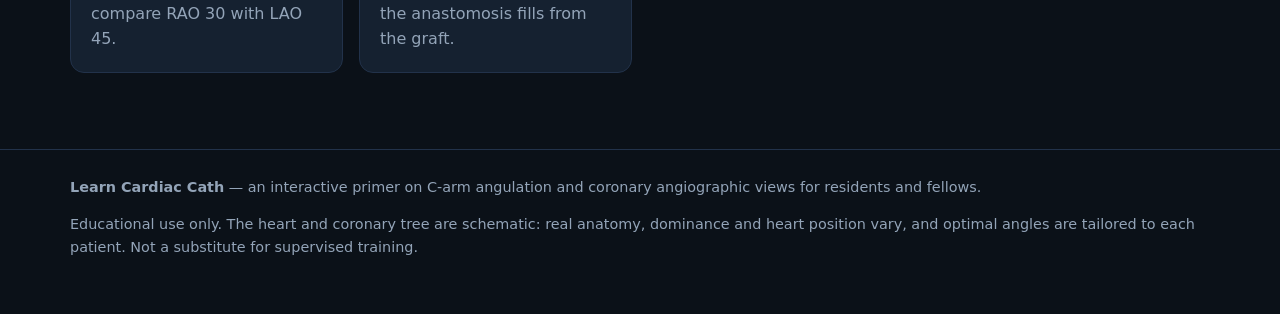
<file: simulator.html>
<!doctype html>
<html lang="en">
<head>
<title>Simulator — Learn Cardiac Cath</title>
<meta charset="utf-8">
<meta name="viewport" content="width=device-width, initial-scale=1">
<link rel="stylesheet" href="css/style.css">
<link rel="icon" href="data:image/svg+xml,%3Csvg xmlns='http://www.w3.org/2000/svg' viewBox='0 0 32 32'%3E%3Cpath d='M6 22 A11 11 0 1 1 26 22' fill='none' stroke='%233aa0ff' stroke-width='3.5' stroke-linecap='round'/%3E%3Ccircle cx='16' cy='27' r='3.5' fill='%23f0a040'/%3E%3C/svg%3E">
<script type="importmap">{ "imports": { "three": "./vendor/three/three.module.min.js", "three/addons/": "./vendor/three/" } }</script>
<script src="js/site.js" defer></script>
</head>
<body>
<main>
  <section class="hero" style="padding-bottom:18px">
    <div class="wrap">
      <div class="kicker">Module 2</div>
      <h1>C-arm simulator</h1>
      <p class="lead">Full free play. Rotate (LAO/RAO) and angulate (CRA/CAU), choose what to inject (left or right coronary, LV gram, or a bypass graft), add stenoses, and flip to colour-coded anatomy to check what you're looking at.</p>
    </div>
  </section>
  <section style="padding-top:0">
    <div class="wrap">
      <div id="lab"></div>
      <div class="cards" style="margin-top:18px">
        <div class="card"><h3>Keyboard</h3><p><span class="pill">← →</span> RAO / LAO &nbsp; <span class="pill">↑ ↓</span> CRA / CAU<br><span class="pill">Space</span> inject &nbsp; <span class="pill">L</span> labels &nbsp; <span class="pill">C</span> anatomy colours</p></div>
        <div class="card"><h3>Angio vs. Anatomy</h3><p><b>Angio</b> mimics the fluoroscopy image, showing only the injected artery. <b>Anatomy</b> colour-codes every vessel so you can check which branch is which.</p></div>
        <div class="card"><h3>Try this</h3><p>Start in AP. Swing to LAO 45 and watch the spine slide to the right of the screen. Now add 30° caudal: the spider appears and the diaphragm drops out of view.</p></div>
        <div class="card"><h3>Hunt the lesion</h3><p>Turn on <b>Lesions</b>. Each stenosis looks severe in some views and almost vanishes in others, through foreshortening or overlap. That's why every segment needs two views.</p></div>
        <div class="card"><h3>LV gram</h3><p>Inject the <b>LV gram</b> and pick a wall-motion abnormality. Wall labels appear only for walls seen in profile: compare RAO 30 with LAO 45.</p></div>
        <div class="card"><h3>Post-CABG</h3><p>Choose a graft to inject. Sternal wires, LIMA clips and ostial ring markers appear. The native artery beyond the anastomosis fills from the graft.</p></div>
      </div>
    </div>
  </section>
</main>
<script type="module">
  import { createLab } from './js/lab.js';
  import { VIEW_BY_ID } from './js/views-data.js';
  const p = new URLSearchParams(location.search);
  const v = VIEW_BY_ID[p.get('view')];
  const lab = createLab(document.getElementById('lab'), v ? { lao: v.lao, cran: v.cran, sys: v.sys } : { lao: 0, cran: 0 });
  addEventListener('keydown', (e) => {
    if (e.target.closest('input, textarea')) return;
    const { lao, cran } = lab.getAngles();
    const step = e.shiftKey ? 15 : 5;
    if (e.key === 'ArrowLeft') lab.setAngles(lao - step, cran);
    else if (e.key === 'ArrowRight') lab.setAngles(lao + step, cran);
    else if (e.key === 'ArrowUp') lab.setAngles(lao, cran + step);
    else if (e.key === 'ArrowDown') lab.setAngles(lao, cran - step);
    else if (e.key === ' ') lab.inject();
    else if (e.key === 'l' || e.key === 'L') lab.setLabels(!lab.getLabels());
    else if (e.key === 'c' || e.key === 'C') lab.setMode(lab.getMode() === 'xray' ? 'color' : 'xray');
    else return;
    e.preventDefault();
  });
</script>
</body>
</html>
</file>
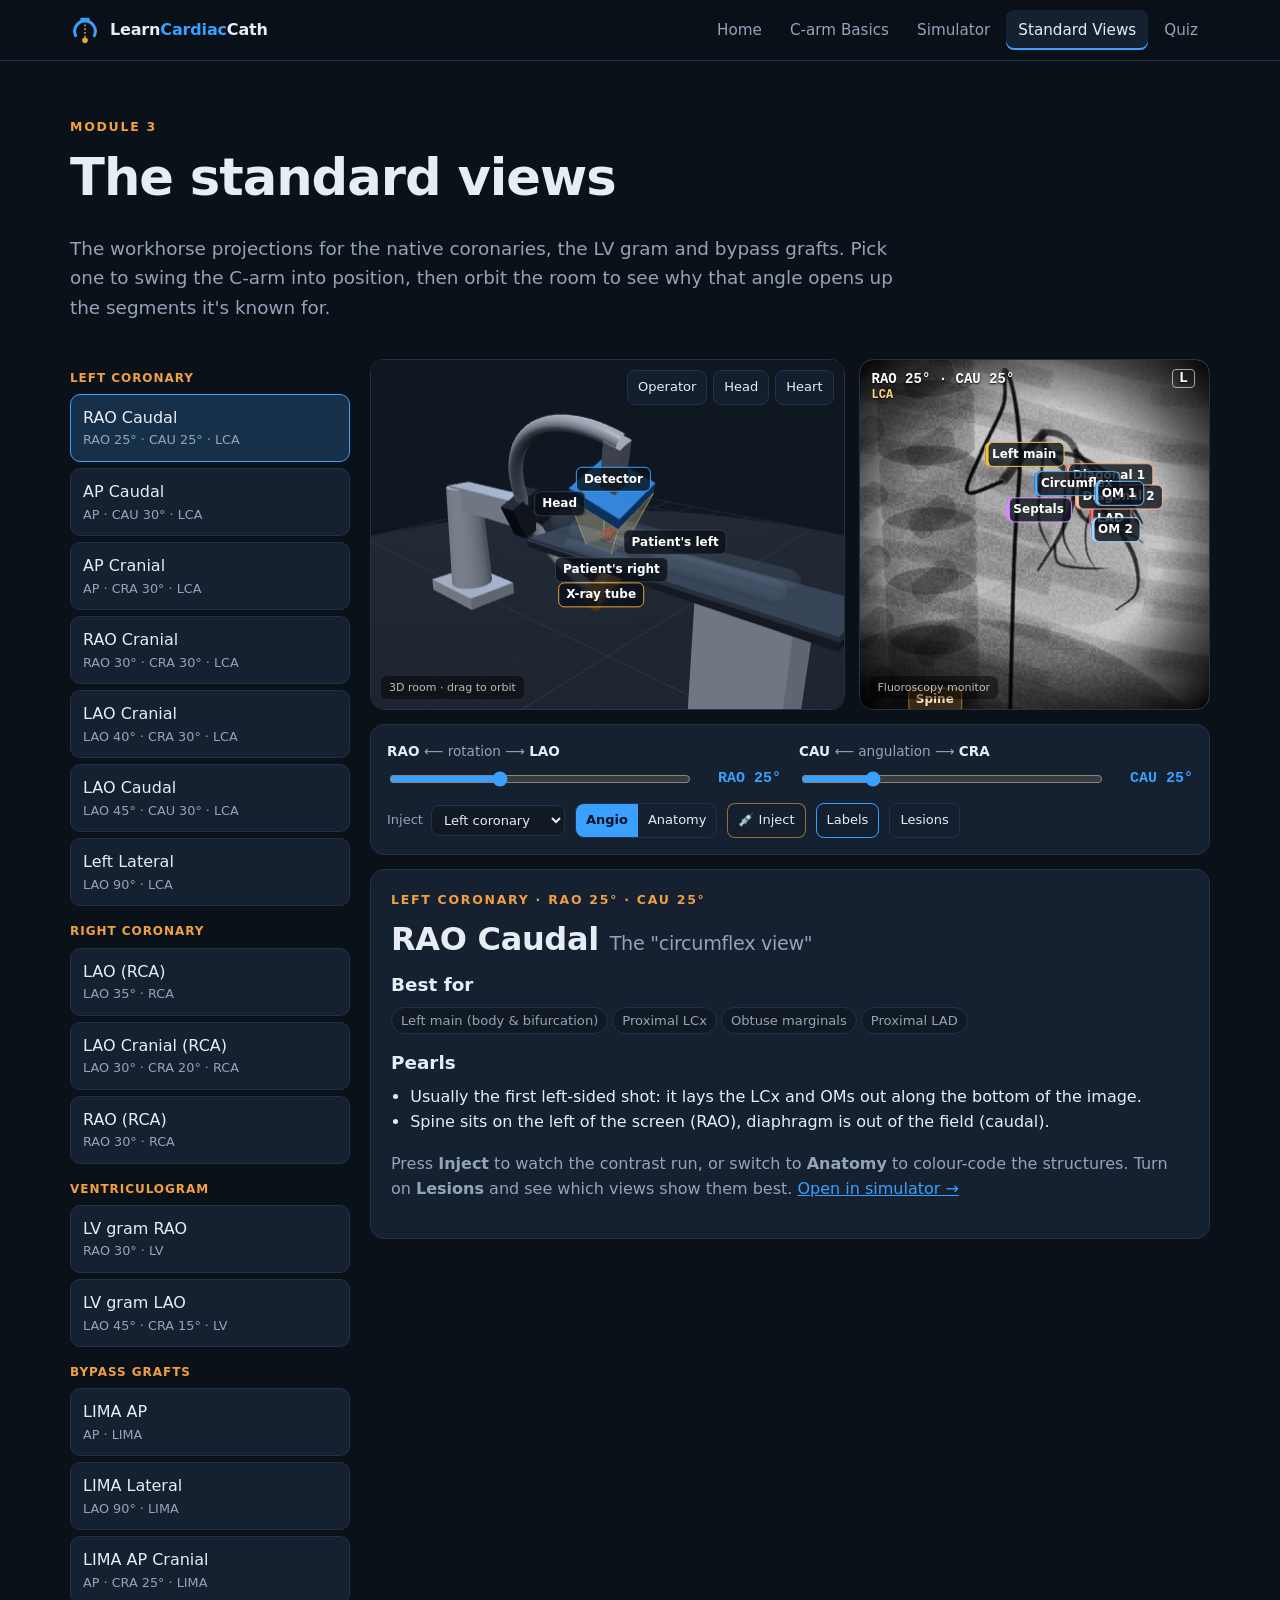
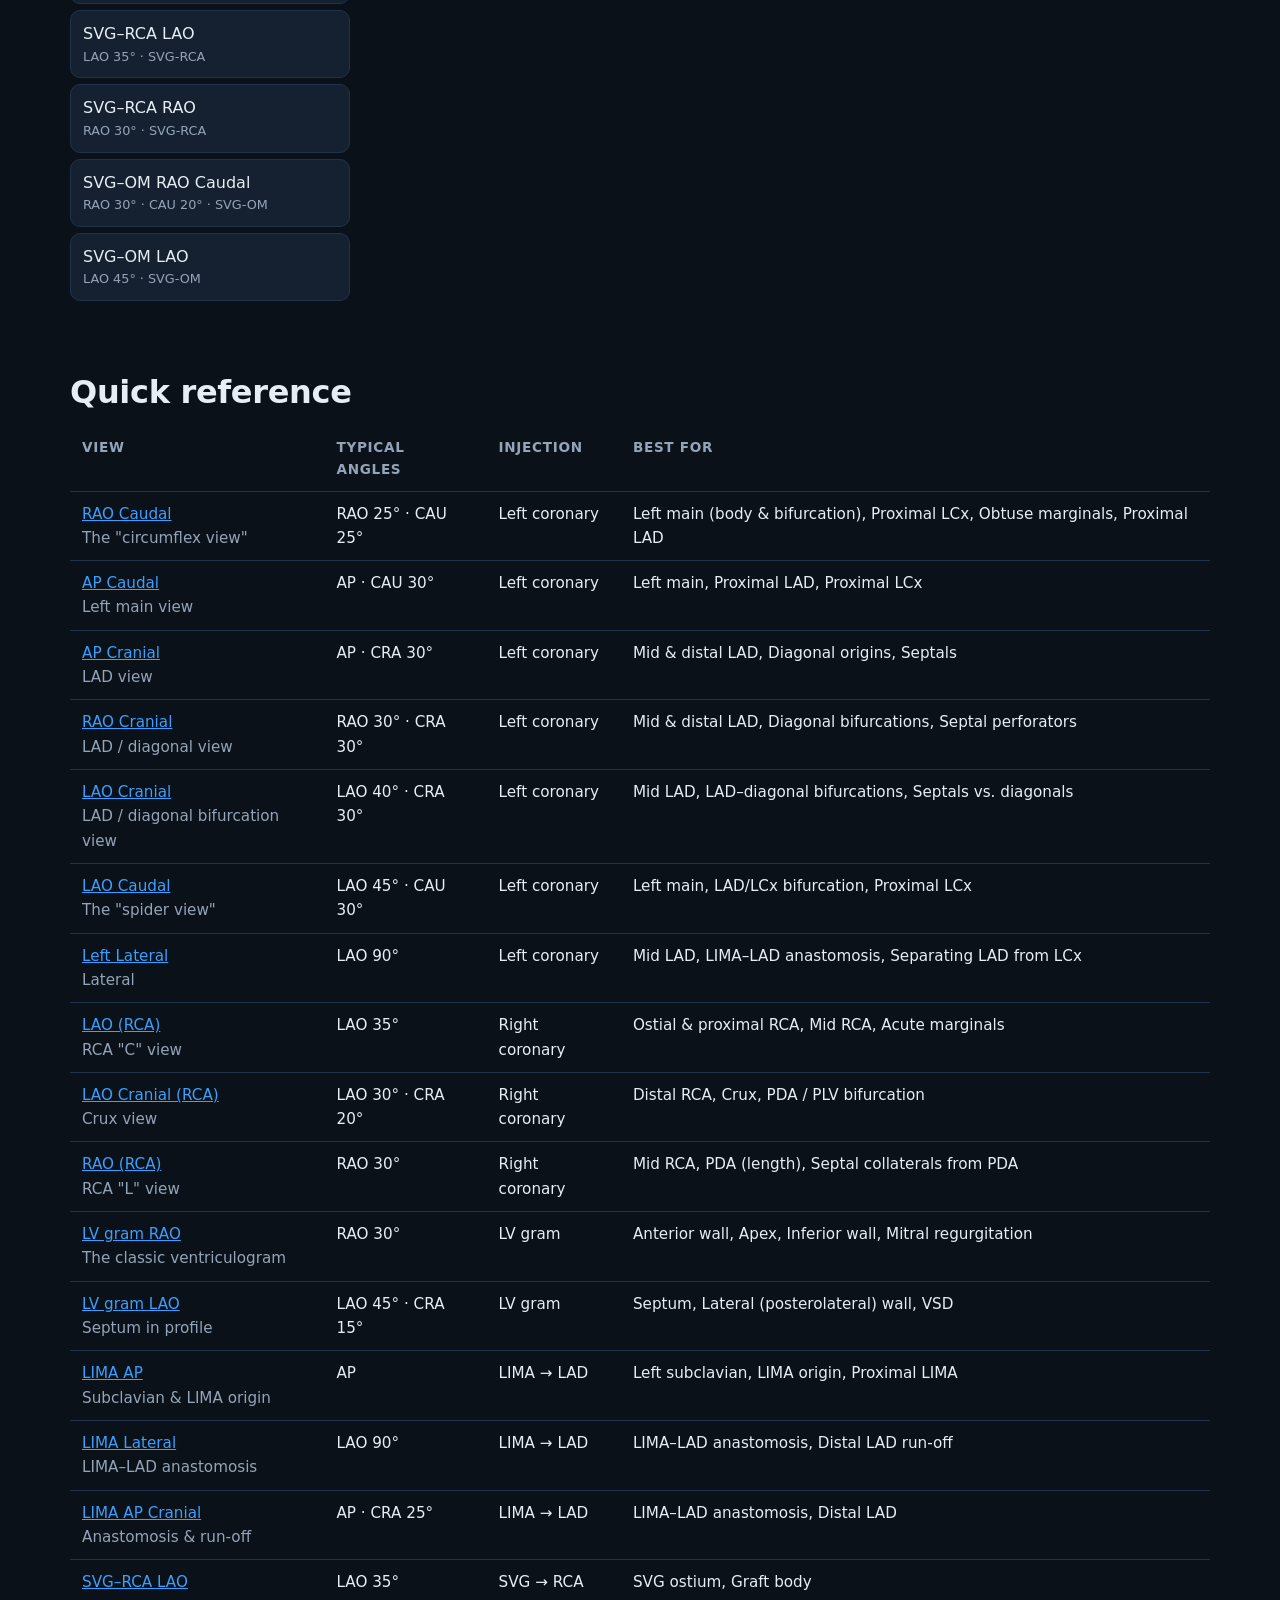
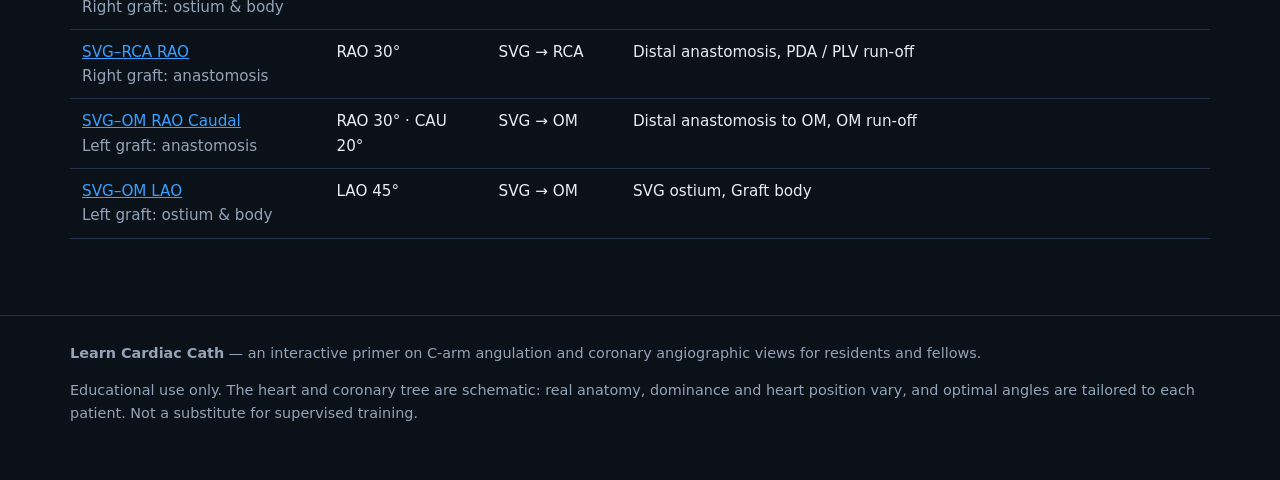
<file: views.html>
<!doctype html>
<html lang="en">
<head>
<title>Standard Views — Learn Cardiac Cath</title>
<meta charset="utf-8">
<meta name="viewport" content="width=device-width, initial-scale=1">
<link rel="stylesheet" href="css/style.css">
<link rel="icon" href="data:image/svg+xml,%3Csvg xmlns='http://www.w3.org/2000/svg' viewBox='0 0 32 32'%3E%3Cpath d='M6 22 A11 11 0 1 1 26 22' fill='none' stroke='%233aa0ff' stroke-width='3.5' stroke-linecap='round'/%3E%3Ccircle cx='16' cy='27' r='3.5' fill='%23f0a040'/%3E%3C/svg%3E">
<script type="importmap">{ "imports": { "three": "./vendor/three/three.module.min.js", "three/addons/": "./vendor/three/" } }</script>
<script src="js/site.js" defer></script>
</head>
<body>
<main>
  <section class="hero" style="padding-bottom:18px">
    <div class="wrap">
      <div class="kicker">Module 3</div>
      <h1>The standard views</h1>
      <p class="lead">The workhorse projections for the native coronaries, the LV gram and bypass grafts. Pick one to swing the C-arm into position, then orbit the room to see why that angle opens up the segments it's known for.</p>
    </div>
  </section>
  <section style="padding-top:0">
    <div class="wrap views-layout">
      <div class="view-list" id="view-list"></div>
      <div>
        <div id="lab"></div>
        <div class="view-detail" id="detail"></div>
      </div>
    </div>
  </section>
  <section>
    <div class="wrap">
      <h2>Quick reference</h2>
      <div class="table-scroll">
        <table class="ref" id="ref"><thead><tr><th>View</th><th>Typical angles</th><th>Injection</th><th>Best for</th></tr></thead><tbody></tbody></table>
      </div>
    </div>
  </section>
</main>
<script type="module">
  import { createLab } from './js/lab.js';
  import { VIEWS, VIEW_BY_ID, GROUPS, formatAngles } from './js/views-data.js';
  import { TARGETS } from './js/anatomy.js';
  const list = document.getElementById('view-list');
  const detail = document.getElementById('detail');
  const start = VIEW_BY_ID[location.hash.slice(1)] || VIEWS[0];
  const lab = createLab(document.getElementById('lab'), { lao: start.lao, cran: start.cran, sys: start.sys, presets: false, compact: true });
  const buttons = {};
  function show(v, push = true) {
    lab.setSystem(v.sys); lab.setAngles(v.lao, v.cran, true);
    Object.values(buttons).forEach((b) => b.classList.remove('on'));
    buttons[v.id].classList.add('on');
    detail.innerHTML = `
      <div class="kicker">${TARGETS[v.sys].name} · ${formatAngles(v.lao, v.cran)}</div>
      <h2>${v.name} <span class="muted" style="font-size:.6em;font-weight:500">${v.nickname}</span></h2>
      <h3>Best for</h3><p>${v.bestFor.map((b) => '<span class="pill">' + b + '</span>').join('')}</p>
      <h3>Pearls</h3><ul>${v.tips.map((t) => '<li>' + t + '</li>').join('')}</ul>
      <p class="muted">Press <b>Inject</b> to watch the contrast run, or switch to <b>Anatomy</b> to colour-code the structures.${v.group === 'LV' ? ' Change the <b>wall motion</b> to see which views reveal which abnormality.' : v.group === 'L' || v.group === 'R' ? ' Turn on <b>Lesions</b> and see which views show them best.' : ''} <a href="simulator.html?view=${v.id}">Open in simulator →</a></p>`;
    if (push) history.replaceState(null, '', '#' + v.id);
  }
  for (const [g, title] of Object.entries(GROUPS)) {
    const h = document.createElement('div');
    h.className = 'view-group'; h.textContent = title; list.appendChild(h);
    for (const v of VIEWS.filter((x) => x.group === g)) {
      const b = document.createElement('button');
      b.innerHTML = `${v.name}<small>${formatAngles(v.lao, v.cran)} · ${TARGETS[v.sys].osd}</small>`;
      b.addEventListener('click', () => show(v));
      buttons[v.id] = b; list.appendChild(b);
    }
  }
  document.querySelector('#ref tbody').innerHTML = VIEWS.map((v) =>
    `<tr><td><a href="#${v.id}">${v.name}</a><br><span class="muted">${v.nickname}</span></td><td>${formatAngles(v.lao, v.cran)}</td><td>${TARGETS[v.sys].name}</td><td>${v.bestFor.join(', ')}</td></tr>`).join('');
  addEventListener('hashchange', () => { const v = VIEW_BY_ID[location.hash.slice(1)]; if (v) { show(v, false); document.getElementById('lab').scrollIntoView({ behavior: 'smooth' }); } });
  show(start, false);
</script>
</body>
</html>
</file>
<file: css/style.css>
:root {
  --bg: #0b1118;
  --bg2: #111a24;
  --panel: #152130;
  --line: #22324a;
  --text: #e6edf5;
  --muted: #93a4b8;
  --accent: #3aa0ff;
  --accent2: #f0a040;
  --good: #51cf66;
  --bad: #ff6b6b;
  --radius: 14px;
  --font: system-ui, -apple-system, "Segoe UI", Roboto, "Helvetica Neue", Arial, sans-serif;
}
* { box-sizing: border-box; }
html { scroll-behavior: smooth; }
body { margin: 0; background: var(--bg); color: var(--text); font: 16px/1.6 var(--font); }
a { color: var(--accent); }
h1, h2, h3 { line-height: 1.2; margin: 0 0 .5em; }
h1 { font-size: clamp(2rem, 4.5vw, 3.2rem); letter-spacing: -.02em; }
h2 { font-size: clamp(1.4rem, 2.6vw, 2rem); letter-spacing: -.01em; }
h3 { font-size: 1.15rem; }
p { margin: 0 0 1em; }
.muted { color: var(--muted); }
.wrap { max-width: 1180px; margin: 0 auto; padding: 0 20px; }

/* ---------- header ---------- */
.site-header { position: sticky; top: 0; z-index: 50; background: rgba(11, 17, 24, .88); backdrop-filter: blur(10px); border-bottom: 1px solid var(--line); }
.site-header .wrap { display: flex; align-items: center; gap: 24px; height: 60px; }
.brand { display: flex; align-items: center; gap: 10px; color: var(--text); text-decoration: none; font-weight: 700; letter-spacing: -.01em; white-space: nowrap; }
.brand svg { flex: none; }
.brand span b { color: var(--accent); font-weight: 700; }
.nav { display: flex; gap: 4px; margin-left: auto; overflow-x: auto; scrollbar-width: none; }
.nav a { color: var(--muted); text-decoration: none; padding: 8px 12px; border-radius: 8px; font-size: .95rem; white-space: nowrap; }
.nav a:hover { color: var(--text); background: var(--panel); }
.nav a.active { color: var(--text); background: var(--panel); box-shadow: inset 0 -2px 0 var(--accent); }
@media (max-width: 720px) {
  .site-header .wrap { flex-direction: column; height: auto; padding-top: 10px; gap: 6px; align-items: flex-start; }
  .nav { margin-left: 0; width: 100%; padding-bottom: 8px; }
}

/* ---------- hero ---------- */
.hero { padding: 56px 0 28px; }
.hero-grid { display: grid; grid-template-columns: 1fr; gap: 28px; }
.hero p.lead { font-size: 1.15rem; color: var(--muted); max-width: 46em; }
.kicker { text-transform: uppercase; letter-spacing: .14em; font-size: .78rem; color: var(--accent2); font-weight: 700; margin-bottom: 10px; }
.btn { display: inline-flex; align-items: center; gap: 8px; padding: 11px 18px; border-radius: 10px; background: var(--accent); color: #031222; font-weight: 700; text-decoration: none; border: 0; cursor: pointer; font: inherit; font-weight: 700; }
.btn.ghost { background: transparent; color: var(--text); border: 1px solid var(--line); }
.btn:hover { filter: brightness(1.08); }
.btn-row { display: flex; gap: 12px; flex-wrap: wrap; margin-top: 18px; }

section { padding: 36px 0; }
.cards { display: grid; grid-template-columns: repeat(auto-fit, minmax(240px, 1fr)); gap: 16px; }
.card { background: var(--panel); border: 1px solid var(--line); border-radius: var(--radius); padding: 20px; text-decoration: none; color: var(--text); display: block; transition: transform .15s, border-color .15s; }
a.card:hover { transform: translateY(-2px); border-color: var(--accent); }
.card .num { font-size: .8rem; color: var(--accent2); font-weight: 700; letter-spacing: .1em; }
.card p { color: var(--muted); margin: 0; }

.callout { border-left: 3px solid var(--accent2); background: var(--bg2); padding: 14px 18px; border-radius: 0 10px 10px 0; margin: 18px 0; }
.callout.blue { border-color: var(--accent); }
.two-col { display: grid; grid-template-columns: 1.1fr 1fr; gap: 32px; align-items: start; }
@media (max-width: 900px) { .two-col { grid-template-columns: 1fr; } }

table.ref { width: 100%; border-collapse: collapse; font-size: .95rem; }
table.ref th, table.ref td { text-align: left; padding: 10px 12px; border-bottom: 1px solid var(--line); vertical-align: top; }
table.ref th { color: var(--muted); font-weight: 600; font-size: .85rem; text-transform: uppercase; letter-spacing: .05em; }
table.ref tr:hover td { background: var(--bg2); }
.table-scroll { overflow-x: auto; }

.pill { display: inline-block; padding: 2px 9px; border-radius: 99px; background: var(--bg2); border: 1px solid var(--line); font-size: .82rem; color: var(--muted); margin: 2px 4px 2px 0; }

footer { border-top: 1px solid var(--line); margin-top: 40px; padding: 26px 0 40px; color: var(--muted); font-size: .9rem; }

/* ---------- lab ---------- */
.lab { display: flex; flex-direction: column; gap: 14px; }
.lab-stage { display: grid; grid-template-columns: 1.35fr 1fr; gap: 14px; }
.lab-stage:has(> .lab-fluoro:only-child) { grid-template-columns: 1fr; max-width: 560px; margin: 0 auto; width: 100%; }
@media (max-width: 860px) { .lab-stage { grid-template-columns: 1fr; } }
.lab-panel { position: relative; border-radius: var(--radius); overflow: hidden; border: 1px solid var(--line); background: #000; }
.lab-room { min-height: 420px; }
.lab-room .lab-canvas { position: absolute; inset: 0; }
.lab-fluoro { aspect-ratio: 1 / 1; }
.lab-fluoro .lab-canvas { position: absolute; inset: 0; }
.lab-canvas canvas { width: 100% !important; height: 100% !important; display: block; }
.lab-compact .lab-room { min-height: 340px; }
.lab-noise { position: absolute; inset: 0; width: 100%; height: 100%; opacity: .1; mix-blend-mode: overlay; pointer-events: none; image-rendering: pixelated; }
.lab-vignette { position: absolute; inset: 0; pointer-events: none; background: radial-gradient(circle at 50% 50%, transparent 52%, rgba(0, 0, 0, .55) 74%, #000 100%); }
.lab-fluoro.mode-color .lab-noise, .lab-fluoro.mode-color .lab-vignette { display: none; }
.lab-labels { position: absolute; inset: 0; pointer-events: none; overflow: hidden; }
.lab-label { position: absolute; left: 0; top: 0; font-size: 12px; font-weight: 600; padding: 2px 7px; border-radius: 6px; background: rgba(10, 16, 24, .78); color: #fff; white-space: nowrap; border: 1px solid rgba(255, 255, 255, .15); }
.lab-label.vessel { border-color: var(--c); box-shadow: inset 3px 0 0 var(--c); }
.lab-label.landmark { background: rgba(240, 160, 64, .2); border-color: rgba(240, 160, 64, .6); color: #ffe2bd; }
.lab-label.tag-det { border-color: var(--accent); }
.lab-label.tag-tube { border-color: var(--accent2); }
.lab-tag { position: absolute; left: 10px; bottom: 10px; font-size: 11px; color: rgba(255, 255, 255, .7); background: rgba(0, 0, 0, .45); padding: 3px 8px; border-radius: 6px; pointer-events: none; }
.lab-osd { position: absolute; top: 10px; left: 12px; font: 600 14px/1.3 ui-monospace, Menlo, Consolas, monospace; color: #fff; text-shadow: 0 1px 2px #000; display: flex; flex-direction: column; pointer-events: none; }
.lab-osd-sys { color: #ffd27a; font-size: 12px; }
.lab-osd-r { position: absolute; top: 10px; right: 14px; font: 700 15px ui-monospace, Menlo, monospace; color: #fff; text-shadow: 0 1px 2px #000; pointer-events: none; }
.lab-osd-r span { border: 1px solid rgba(255, 255, 255, .6); padding: 0 6px; border-radius: 4px; }
.lab-room-btns { position: absolute; top: 10px; right: 10px; display: flex; gap: 6px; }
.lab-room-btns button, .lab-presets button, .lab-toggles button { font: inherit; font-size: 13px; color: var(--text); background: rgba(21, 33, 48, .9); border: 1px solid var(--line); border-radius: 8px; padding: 6px 10px; cursor: pointer; }
.lab-room-btns button:hover, .lab-presets button:hover, .lab-toggles button:hover { border-color: var(--accent); }
.lab-controls { background: var(--panel); border: 1px solid var(--line); border-radius: var(--radius); padding: 16px; display: grid; gap: 14px; }
.lab-sliders { display: grid; grid-template-columns: 1fr 1fr; gap: 18px; }
@media (max-width: 700px) { .lab-sliders { grid-template-columns: 1fr; } }
.lab-sliders label { display: grid; grid-template-columns: 1fr auto; gap: 6px 12px; align-items: center; }
.lab-sl-name { grid-column: 1 / -1; font-size: .85rem; color: var(--muted); }
.lab-sl-name b { color: var(--text); }
.lab-sliders output { font: 700 15px ui-monospace, Menlo, monospace; min-width: 80px; text-align: right; color: var(--accent); }
input[type=range] { width: 100%; accent-color: var(--accent); }
.lab-toggles { display: flex; flex-wrap: wrap; gap: 10px; align-items: center; }
.seg { display: inline-flex; border: 1px solid var(--line); border-radius: 9px; overflow: hidden; }
.seg button { border: 0 !important; border-radius: 0 !important; background: transparent !important; }
.seg button.on { background: var(--accent) !important; color: #031222; font-weight: 700; }
.btn-labels[aria-pressed=true] { border-color: var(--accent) !important; }
.btn-inject { border-color: rgba(240, 160, 64, .6) !important; }
.lab-presets { display: grid; gap: 8px; }
.lab-preset-row { display: flex; flex-wrap: wrap; gap: 6px; align-items: center; }
.lab-preset-row > span { font-size: 12px; color: var(--muted); min-width: 110px; text-transform: uppercase; letter-spacing: .05em; }
.view-group { font-size: 12px; color: var(--accent2); text-transform: uppercase; letter-spacing: .08em; font-weight: 700; margin: 10px 0 0; }
@media (max-width: 960px) { .view-group { grid-column: 1 / -1; } }
.lab-select { display: inline-flex; align-items: center; gap: 8px; font-size: 13px; color: var(--muted); }
.lab-select select { font: inherit; font-size: 13px; color: var(--text); background: var(--bg2); border: 1px solid var(--line); border-radius: 8px; padding: 6px 8px; }
.lab-wall { display: none; }
.target-lv .lab-wall { display: inline-flex; }
.target-lv .btn-lesions { display: none; }
.btn-lesions[aria-pressed=true] { border-color: var(--bad) !important; color: #ffc9c9 !important; }
.lab-label.lesion { background: rgba(255, 107, 107, .9); border-color: #fff; color: #fff; font-size: 11px; padding: 1px 5px; }
.lab-label.wall { background: rgba(255, 135, 135, .18); border-color: rgba(255, 135, 135, .7); color: #ffe3e3; }

/* ---------- views page ---------- */
.views-layout { display: grid; grid-template-columns: 280px 1fr; gap: 20px; align-items: start; }
@media (max-width: 960px) { .views-layout { grid-template-columns: 1fr; } }
.view-list { display: grid; gap: 6px; position: sticky; top: 76px; }
@media (max-width: 960px) { .view-list { position: static; grid-template-columns: repeat(auto-fill, minmax(150px, 1fr)); } }
.view-list button { text-align: left; font: inherit; color: var(--text); background: var(--panel); border: 1px solid var(--line); border-radius: 10px; padding: 10px 12px; cursor: pointer; }
.view-list button small { display: block; color: var(--muted); font-size: .8rem; }
.view-list button.on { border-color: var(--accent); background: #17304a; }
.view-detail { background: var(--panel); border: 1px solid var(--line); border-radius: var(--radius); padding: 20px; margin-top: 14px; }
.view-detail ul { margin: 0 0 1em; padding-left: 1.2em; }

/* ---------- quiz ---------- */
.quiz-top { display: flex; flex-wrap: wrap; gap: 14px; align-items: center; justify-content: space-between; margin-bottom: 14px; }
.score { font: 700 18px ui-monospace, Menlo, monospace; }
.choices { display: grid; grid-template-columns: repeat(auto-fit, minmax(170px, 1fr)); gap: 10px; margin-top: 14px; }
.choices button { font: inherit; padding: 12px; border-radius: 10px; border: 1px solid var(--line); background: var(--panel); color: var(--text); cursor: pointer; }
.choices button:hover:not(:disabled) { border-color: var(--accent); }
.choices button.right { background: rgba(81, 207, 102, .2); border-color: var(--good); }
.choices button.wrong { background: rgba(255, 107, 107, .18); border-color: var(--bad); }
.feedback { min-height: 3em; margin-top: 14px; }
.quiz-modes { display: inline-flex; }

/* ---------- basics diagrams ---------- */
.diagram { background: var(--bg2); border: 1px solid var(--line); border-radius: var(--radius); padding: 14px; }
.diagram svg { width: 100%; height: auto; display: block; }
.step-list { counter-reset: s; list-style: none; padding: 0; }
.step-list li { counter-increment: s; position: relative; padding-left: 40px; margin-bottom: 14px; }
.step-list li::before { content: counter(s); position: absolute; left: 0; top: 0; width: 28px; height: 28px; border-radius: 50%; background: var(--accent); color: #031222; font-weight: 800; display: grid; place-items: center; font-size: .9rem; }
.anchor-nav { display: flex; flex-wrap: wrap; gap: 8px; margin: 18px 0 0; }
.anchor-nav a { text-decoration: none; }
</file>
